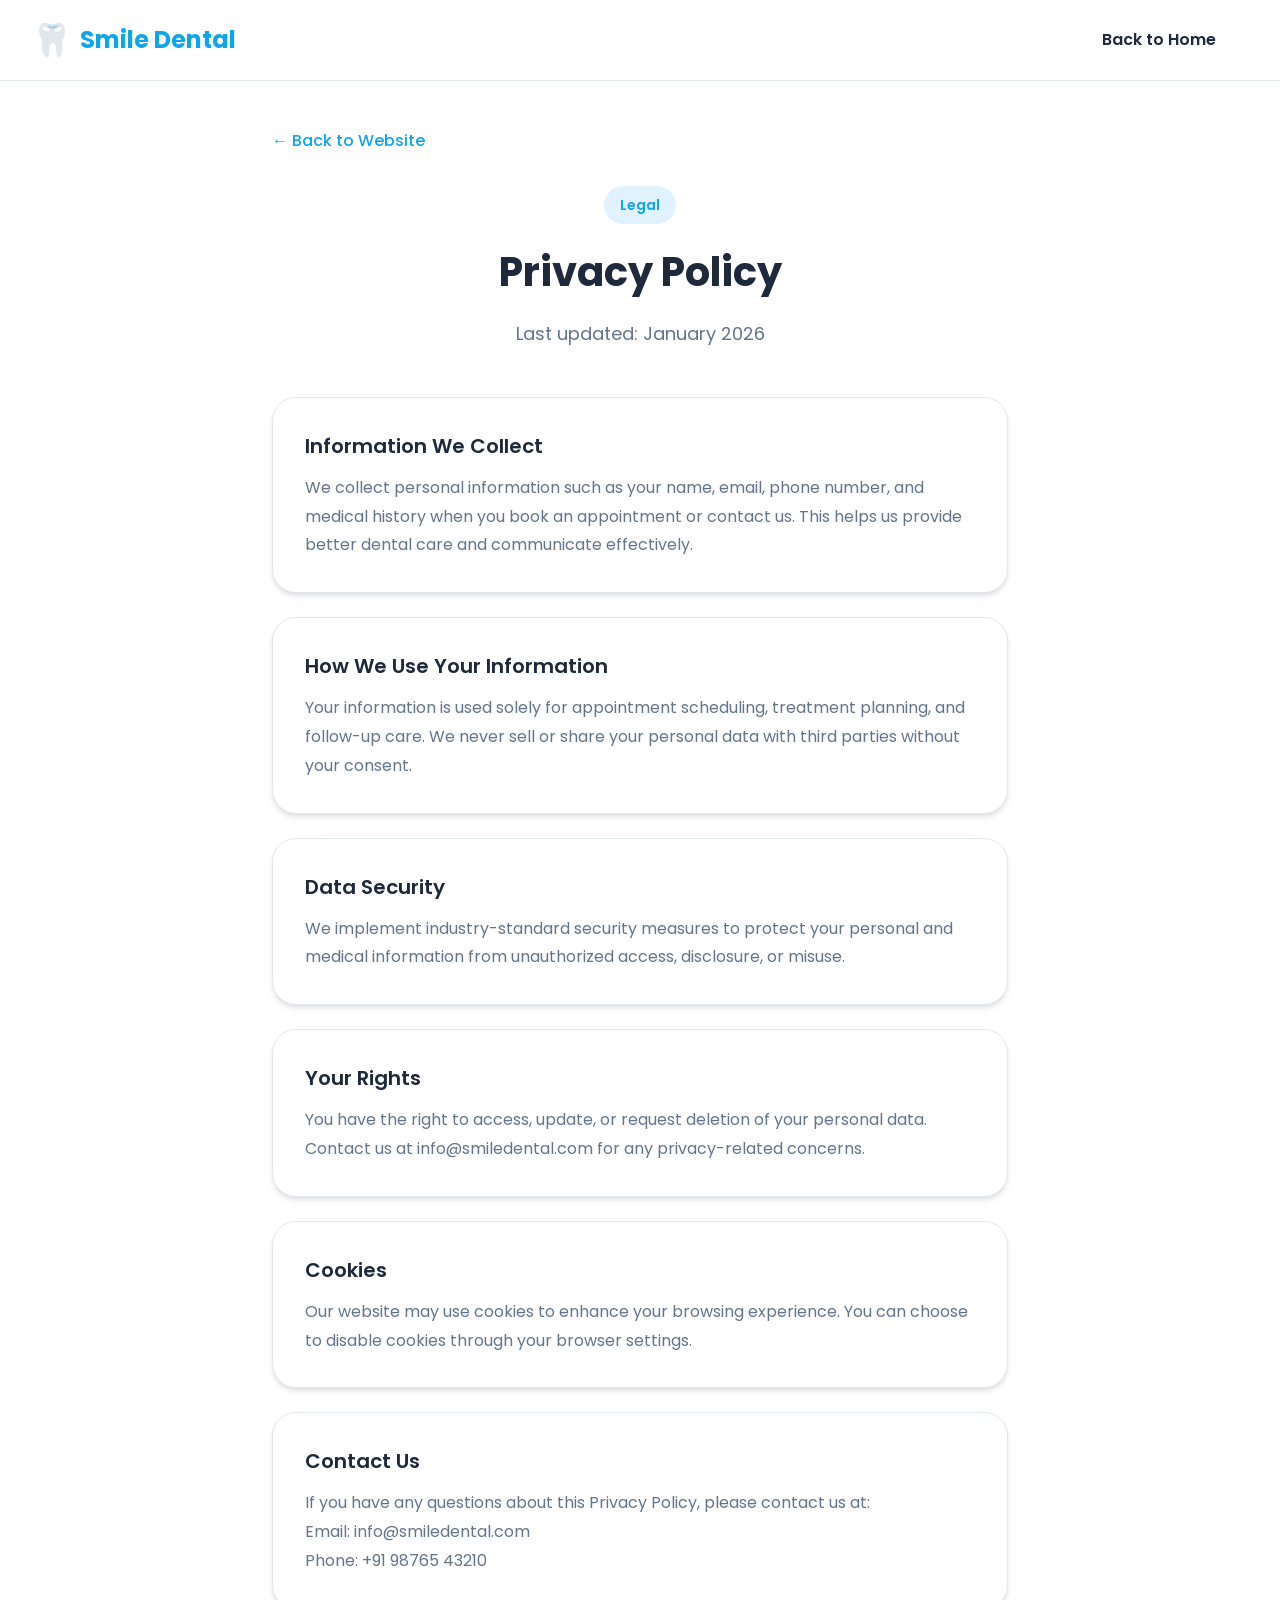
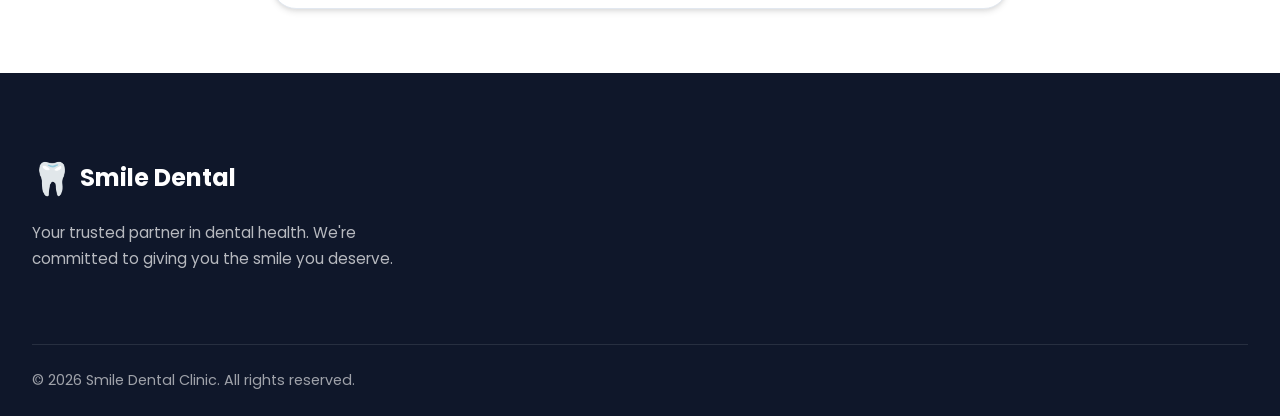
<file: privacy-policy.html>
<!DOCTYPE html>
<html lang="en">
<head>
    <meta charset="UTF-8">
    <meta name="viewport" content="width=device-width, initial-scale=1.0">
    <title>Privacy Policy - Smile Dental Clinic</title>
    <link rel="icon" type="image/svg+xml" href="data:image/svg+xml,%3Csvg xmlns='http://www.w3.org/2000/svg' viewBox='0 0 100 100'%3E%3Ctext y='.9em' font-size='90'%3E🦷%3C/text%3E%3C/svg%3E">
    <link rel="stylesheet" href="styles.css">
    <link href="https://fonts.googleapis.com/css2?family=Poppins:wght@300;400;500;600;700&display=swap" rel="stylesheet">
    <style>
        .policy-page-content {
            max-width: 800px;
            margin: 0 auto;
            padding: 8rem 2rem 4rem;
        }
        .policy-page-header {
            text-align: center;
            margin-bottom: 3rem;
        }
        .policy-page-header h1 {
            font-size: 2.5rem;
            font-weight: 700;
            margin-bottom: 1rem;
            color: var(--text-color);
        }
        .policy-page-header p {
            font-size: 1.125rem;
            color: var(--text-light);
        }
        .back-link {
            display: inline-flex;
            align-items: center;
            gap: 0.5rem;
            color: var(--primary-color);
            font-weight: 500;
            margin-bottom: 2rem;
            text-decoration: none;
            transition: var(--transition);
        }
        .back-link:hover {
            color: var(--primary-dark);
            gap: 0.75rem;
        }
        @media (max-width: 768px) {
            .policy-page-content {
                padding: 7rem 1.5rem 3rem;
            }
            .policy-page-header h1 {
                font-size: 2rem;
            }
            .nav-book {
                display: inline-flex !important;
            }
            .header {
                padding: 0.75rem 0;
            }
            .nav-logo {
                font-size: 1.25rem;
            }
            .nav-book {
                padding: 0.6rem 1.2rem;
                font-size: 0.85rem;
            }
        }
        @media (max-width: 480px) {
            .policy-page-content {
                padding: 6rem 1rem 2rem;
            }
            .policy-page-header h1 {
                font-size: 1.75rem;
            }
            .policy-page-header p {
                font-size: 0.95rem;
            }
            .policy-block {
                padding: 1.25rem;
            }
            .policy-block h3 {
                font-size: 1.1rem;
            }
            .policy-block p {
                font-size: 0.95rem;
            }
        }
    </style>
</head>
<body>
    <header class="header" id="header">
        <nav class="nav container">
            <a href="index.html" class="nav-logo">
                <span class="logo-icon">🦷</span>
                <span class="logo-text">Smile Dental</span>
            </a>
            <a href="index.html" class="nav-book button">Back to Home</a>
        </nav>
    </header>

    <main>
        <div class="policy-page-content">
            <a href="index.html" class="back-link">← Back to Website</a>
            
            <div class="policy-page-header">
                <span class="section-badge">Legal</span>
                <h1>Privacy Policy</h1>
                <p>Last updated: January 2026</p>
            </div>

            <div class="policy-content">
                <div class="policy-block">
                    <h3>Information We Collect</h3>
                    <p>We collect personal information such as your name, email, phone number, and medical history when you book an appointment or contact us. This helps us provide better dental care and communicate effectively.</p>
                </div>
                <div class="policy-block">
                    <h3>How We Use Your Information</h3>
                    <p>Your information is used solely for appointment scheduling, treatment planning, and follow-up care. We never sell or share your personal data with third parties without your consent.</p>
                </div>
                <div class="policy-block">
                    <h3>Data Security</h3>
                    <p>We implement industry-standard security measures to protect your personal and medical information from unauthorized access, disclosure, or misuse.</p>
                </div>
                <div class="policy-block">
                    <h3>Your Rights</h3>
                    <p>You have the right to access, update, or request deletion of your personal data. Contact us at info@smiledental.com for any privacy-related concerns.</p>
                </div>
                <div class="policy-block">
                    <h3>Cookies</h3>
                    <p>Our website may use cookies to enhance your browsing experience. You can choose to disable cookies through your browser settings.</p>
                </div>
                <div class="policy-block">
                    <h3>Contact Us</h3>
                    <p>If you have any questions about this Privacy Policy, please contact us at:</p>
                    <p>Email: info@smiledental.com<br>Phone: +91 98765 43210</p>
                </div>
            </div>
        </div>
    </main>

    <footer class="footer">
        <div class="container">
            <div class="footer-content">
                <div class="footer-brand">
                    <a href="index.html" class="footer-logo">
                        <span class="logo-icon">🦷</span>
                        <span class="logo-text">Smile Dental</span>
                    </a>
                    <p class="footer-description">
                        Your trusted partner in dental health. We're committed to giving you the smile you deserve.
                    </p>
                </div>
            </div>
            <div class="footer-bottom">
                <p>&copy; 2026 Smile Dental Clinic. All rights reserved.</p>
            </div>
        </div>
    </footer>
</body>
</html>
</file>
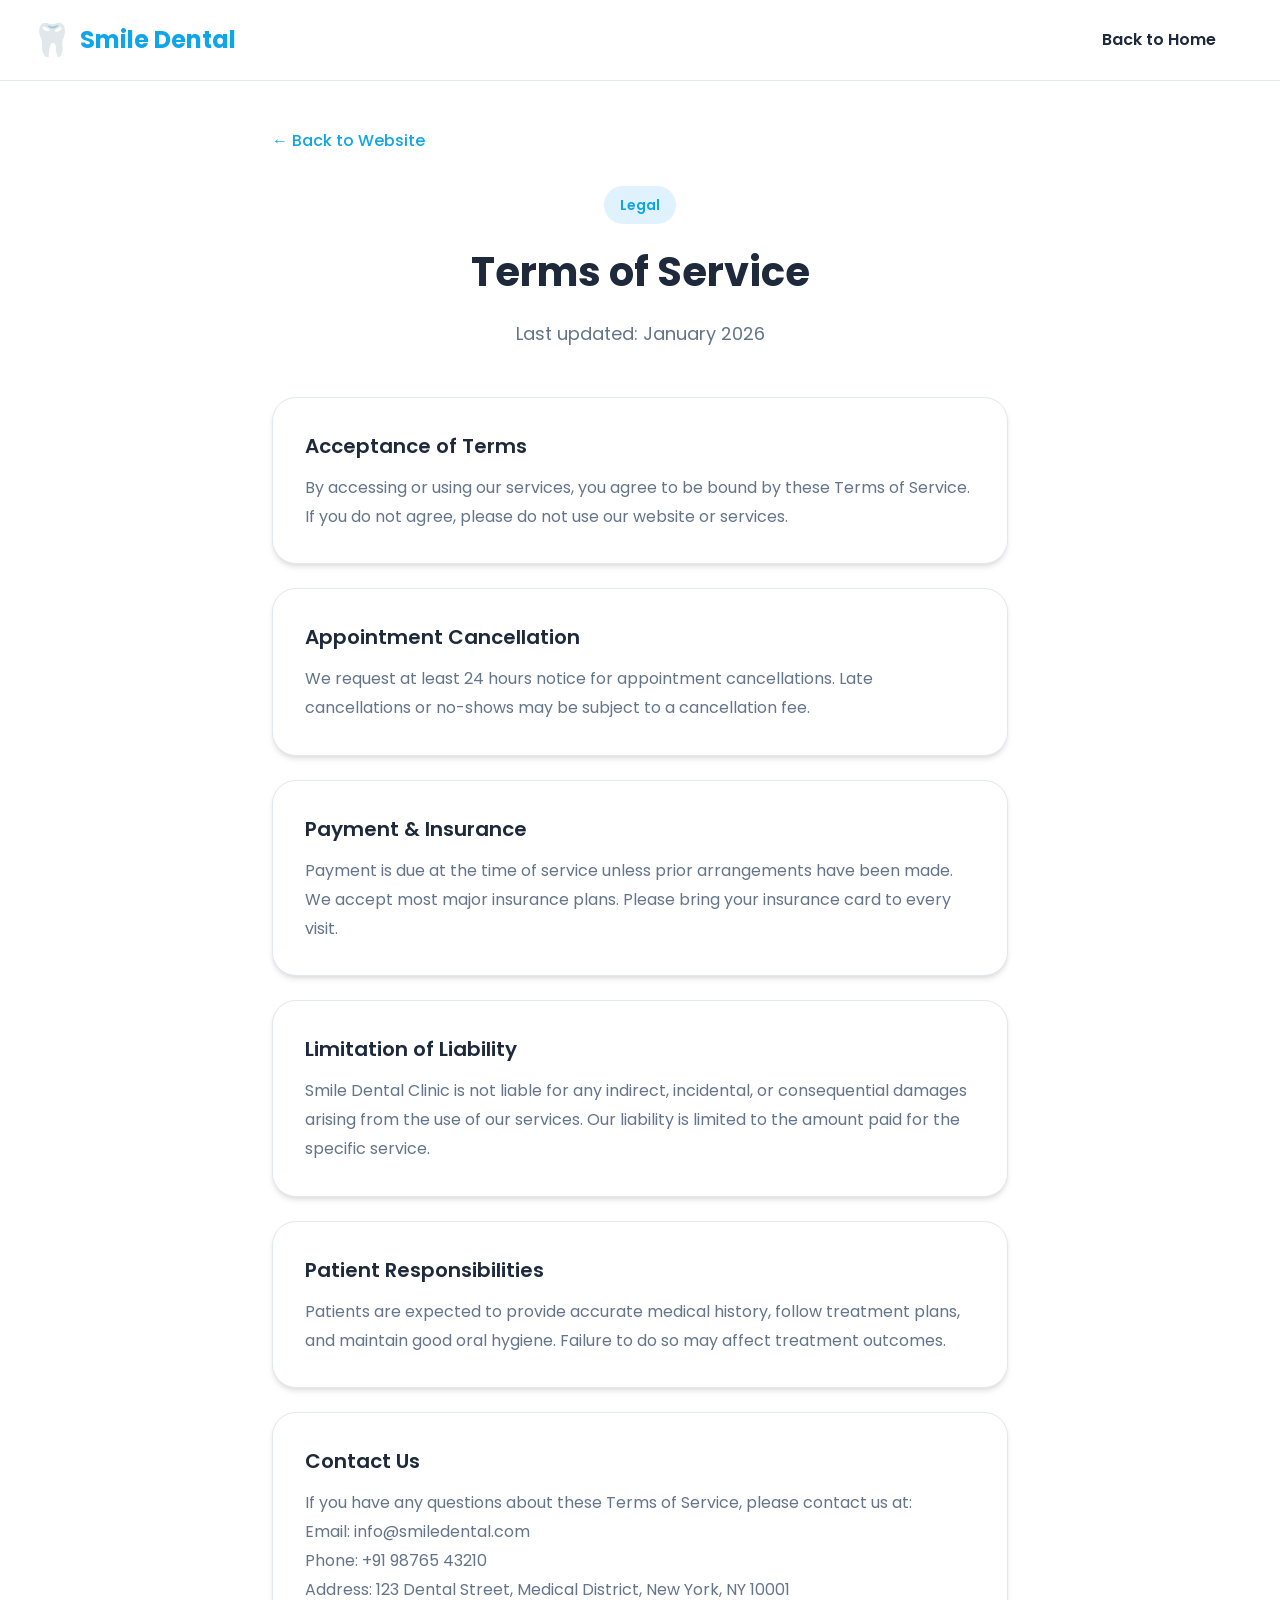
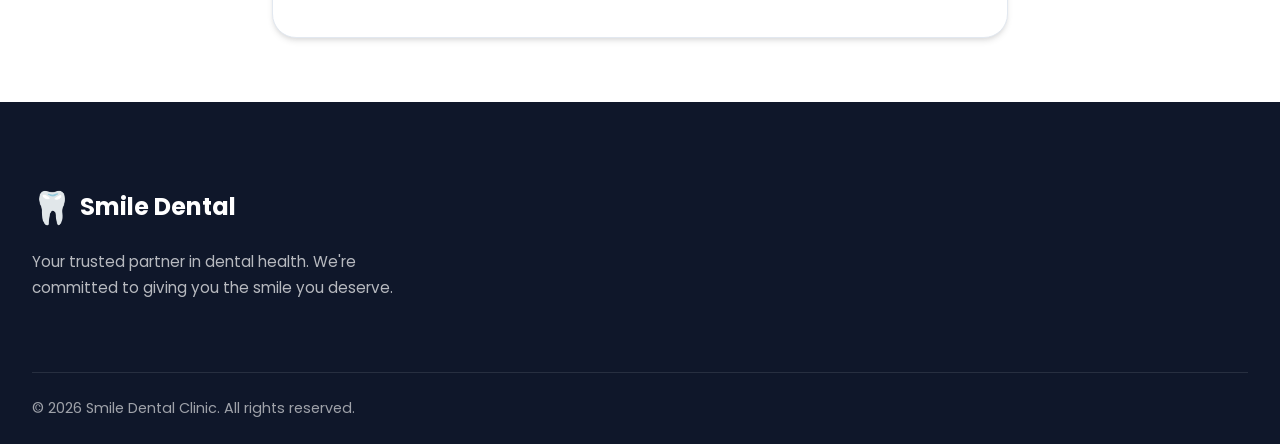
<file: terms-of-service.html>
<!DOCTYPE html>
<html lang="en">
<head>
    <meta charset="UTF-8">
    <meta name="viewport" content="width=device-width, initial-scale=1.0">
    <title>Terms of Service - Smile Dental Clinic</title>
    <link rel="icon" type="image/svg+xml" href="data:image/svg+xml,%3Csvg xmlns='http://www.w3.org/2000/svg' viewBox='0 0 100 100'%3E%3Ctext y='.9em' font-size='90'%3E🦷%3C/text%3E%3C/svg%3E">
    <link rel="stylesheet" href="styles.css">
    <link href="https://fonts.googleapis.com/css2?family=Poppins:wght@300;400;500;600;700&display=swap" rel="stylesheet">
    <style>
        .policy-page-content {
            max-width: 800px;
            margin: 0 auto;
            padding: 8rem 2rem 4rem;
        }
        .policy-page-header {
            text-align: center;
            margin-bottom: 3rem;
        }
        .policy-page-header h1 {
            font-size: 2.5rem;
            font-weight: 700;
            margin-bottom: 1rem;
            color: var(--text-color);
        }
        .policy-page-header p {
            font-size: 1.125rem;
            color: var(--text-light);
        }
        .back-link {
            display: inline-flex;
            align-items: center;
            gap: 0.5rem;
            color: var(--primary-color);
            font-weight: 500;
            margin-bottom: 2rem;
            text-decoration: none;
            transition: var(--transition);
        }
        .back-link:hover {
            color: var(--primary-dark);
            gap: 0.75rem;
        }
        @media (max-width: 768px) {
            .policy-page-content {
                padding: 7rem 1.5rem 3rem;
            }
            .policy-page-header h1 {
                font-size: 2rem;
            }
            .nav-book {
                display: inline-flex !important;
            }
            .header {
                padding: 0.75rem 0;
            }
            .nav-logo {
                font-size: 1.25rem;
            }
            .nav-book {
                padding: 0.6rem 1.2rem;
                font-size: 0.85rem;
            }
        }
        @media (max-width: 480px) {
            .policy-page-content {
                padding: 6rem 1rem 2rem;
            }
            .policy-page-header h1 {
                font-size: 1.75rem;
            }
            .policy-page-header p {
                font-size: 0.95rem;
            }
            .policy-block {
                padding: 1.25rem;
            }
            .policy-block h3 {
                font-size: 1.1rem;
            }
            .policy-block p {
                font-size: 0.95rem;
            }
        }
    </style>
</head>
<body>
    <header class="header" id="header">
        <nav class="nav container">
            <a href="index.html" class="nav-logo">
                <span class="logo-icon">🦷</span>
                <span class="logo-text">Smile Dental</span>
            </a>
            <a href="index.html" class="nav-book button">Back to Home</a>
        </nav>
    </header>

    <main>
        <div class="policy-page-content">
            <a href="index.html" class="back-link">← Back to Website</a>
            
            <div class="policy-page-header">
                <span class="section-badge">Legal</span>
                <h1>Terms of Service</h1>
                <p>Last updated: January 2026</p>
            </div>

            <div class="policy-content">
                <div class="policy-block">
                    <h3>Acceptance of Terms</h3>
                    <p>By accessing or using our services, you agree to be bound by these Terms of Service. If you do not agree, please do not use our website or services.</p>
                </div>
                <div class="policy-block">
                    <h3>Appointment Cancellation</h3>
                    <p>We request at least 24 hours notice for appointment cancellations. Late cancellations or no-shows may be subject to a cancellation fee.</p>
                </div>
                <div class="policy-block">
                    <h3>Payment & Insurance</h3>
                    <p>Payment is due at the time of service unless prior arrangements have been made. We accept most major insurance plans. Please bring your insurance card to every visit.</p>
                </div>
                <div class="policy-block">
                    <h3>Limitation of Liability</h3>
                    <p>Smile Dental Clinic is not liable for any indirect, incidental, or consequential damages arising from the use of our services. Our liability is limited to the amount paid for the specific service.</p>
                </div>
                <div class="policy-block">
                    <h3>Patient Responsibilities</h3>
                    <p>Patients are expected to provide accurate medical history, follow treatment plans, and maintain good oral hygiene. Failure to do so may affect treatment outcomes.</p>
                </div>
                <div class="policy-block">
                    <h3>Contact Us</h3>
                    <p>If you have any questions about these Terms of Service, please contact us at:</p>
                    <p>Email: info@smiledental.com<br>Phone: +91 98765 43210<br>Address: 123 Dental Street, Medical District, New York, NY 10001</p>
                </div>
            </div>
        </div>
    </main>

    <footer class="footer">
        <div class="container">
            <div class="footer-content">
                <div class="footer-brand">
                    <a href="index.html" class="footer-logo">
                        <span class="logo-icon">🦷</span>
                        <span class="logo-text">Smile Dental</span>
                    </a>
                    <p class="footer-description">
                        Your trusted partner in dental health. We're committed to giving you the smile you deserve.
                    </p>
                </div>
            </div>
            <div class="footer-bottom">
                <p>&copy; 2026 Smile Dental Clinic. All rights reserved.</p>
            </div>
        </div>
    </footer>
</body>
</html>
</file>
<file: styles.css>
/* ===== CSS Variables ===== */
:root {
    --primary-color: #0ea5e9;
    --primary-dark: #0284c7;
    --primary-light: #e0f2fe;
    --secondary-color: #06b6d4;
    --accent-color: #14b8a6;
    --text-color: #1e293b;
    --text-light: #64748b;
    --bg-color: #ffffff;
    --bg-light: #f8fafc;
    --bg-dark: #0f172a;
    --white: #ffffff;
    --border-color: #e2e8f0;
    --shadow: 0 4px 6px -1px rgba(0, 0, 0, 0.1), 0 2px 4px -1px rgba(0, 0, 0, 0.06);
    --shadow-lg: 0 20px 25px -5px rgba(0, 0, 0, 0.1), 0 10px 10px -5px rgba(0, 0, 0, 0.04);
    --shadow-xl: 0 25px 50px -12px rgba(0, 0, 0, 0.25);
    --radius: 1rem;
    --radius-lg: 1.5rem;
    --transition: all 0.3s ease;
}

/* ===== Reset & Base ===== */
*, *::before, *::after {
    margin: 0;
    padding: 0;
    box-sizing: border-box;
}

html {
    scroll-behavior: smooth;
    scroll-padding-top: 5rem;
}

body {
    font-family: 'Poppins', sans-serif;
    color: var(--text-color);
    background-color: var(--bg-color);
    line-height: 1.6;
    overflow-x: hidden;
}

img {
    max-width: 100%;
    height: auto;
    display: block;
}

a {
    text-decoration: none;
    color: inherit;
    transition: var(--transition);
}

ul {
    list-style: none;
}

.container {
    max-width: 1280px;
    margin: 0 auto;
    padding: 0 2rem;
}

.button {
    display: inline-flex;
    align-items: center;
    justify-content: center;
    padding: 0.875rem 2rem;
    font-size: 1rem;
    font-weight: 600;
    border-radius: var(--radius);
    border: none;
    cursor: pointer;
    transition: var(--transition);
    font-family: inherit;
    text-align: center;
    min-height: 48px;
    min-width: 48px;
    -webkit-tap-highlight-color: transparent;
    touch-action: manipulation;
}

.button-primary {
    background: linear-gradient(135deg, var(--primary-color), var(--secondary-color));
    color: var(--white);
    box-shadow: 0 4px 15px rgba(14, 165, 233, 0.4);
}

.button-primary:hover {
    transform: translateY(-2px);
    box-shadow: 0 8px 25px rgba(14, 165, 233, 0.5);
}

.button-primary:active {
    transform: translateY(0);
    box-shadow: 0 2px 10px rgba(14, 165, 233, 0.3);
}

.button-secondary {
    background: var(--white);
    color: var(--primary-color);
    border: 2px solid var(--primary-color);
}

.button-secondary:hover {
    background: var(--primary-light);
    transform: translateY(-2px);
}

.button-secondary:active {
    transform: translateY(0);
    background: var(--primary-light);
}

.button-full {
    width: 100%;
}

/* ===== Header & Navigation ===== */
.header {
    position: fixed;
    top: 0;
    left: 0;
    right: 0;
    z-index: 1000;
    background: rgba(255, 255, 255, 0.95);
    backdrop-filter: blur(10px);
    border-bottom: 1px solid var(--border-color);
    transition: var(--transition);
}

.nav {
    display: flex;
    align-items: center;
    justify-content: space-between;
    height: 5rem;
}

.nav-logo {
    display: flex;
    align-items: center;
    gap: 0.5rem;
    font-size: 1.5rem;
    font-weight: 700;
    color: var(--primary-color);
}

.logo-icon {
    font-size: 2rem;
}

.nav-list {
    display: flex;
    gap: 1.75rem;
    align-items: center;
}

.nav-item {
    white-space: nowrap;
}

.nav-link {
    font-weight: 500;
    color: var(--text-color);
    position: relative;
    padding: 0.5rem 0;
    white-space: nowrap;
    font-size: 0.95rem;
}

@media (max-width: 1200px) {
    .nav-list {
        gap: 1.5rem;
    }
    
    .nav-link {
        font-size: 0.9rem;
    }
}

.nav-link::after {
    content: '';
    position: absolute;
    bottom: 0;
    left: 0;
    width: 0;
    height: 2px;
    background: linear-gradient(135deg, var(--primary-color), var(--secondary-color));
    transition: var(--transition);
}

.nav-link:hover::after,
.nav-link.active::after {
    width: 100%;
}

.nav-link:hover,
.nav-link.active {
    color: var(--primary-color);
}

.nav-book {
    display: block;
    margin-left: 1.5rem;
}

.header-cta {
    display: inline-flex;
    align-items: center;
    gap: 0.5rem;
    padding: 0.75rem 1.75rem;
    font-size: 0.95rem;
    font-weight: 600;
    background: linear-gradient(135deg, #0ea5e9, #06b6d4);
    color: var(--white);
    border-radius: 50px;
    box-shadow: 0 4px 15px rgba(14, 165, 233, 0.35);
    transition: var(--transition);
    white-space: nowrap;
    border: none;
    cursor: pointer;
    text-decoration: none;
}

.header-cta:hover {
    transform: translateY(-2px);
    box-shadow: 0 8px 25px rgba(14, 165, 233, 0.5);
    color: var(--white);
}

.header-cta:active {
    transform: translateY(0);
    box-shadow: 0 2px 10px rgba(14, 165, 233, 0.3);
}

.header-cta svg {
    flex-shrink: 0;
}

@media (max-width: 1024px) {
    .header-cta {
        padding: 0.7rem 1.5rem;
        font-size: 0.9rem;
    }
    
    .nav-book {
        margin-left: 1.25rem;
    }
}

@media (max-width: 768px) {
    .header-cta {
        display: none;
    }
}

.nav-book-mobile {
    display: none;
}

.nav-toggle,
.nav-close {
    display: none;
    background: none;
    border: none;
    color: var(--text-color);
    cursor: pointer;
}

/* ===== Hero Section ===== */
.hero {
    position: relative;
    min-height: calc(100vh - 5rem);
    display: flex;
    align-items: center;
    background: linear-gradient(135deg, #f0f9ff 0%, #e0f2fe 50%, #f0fdfa 100%);
    overflow: hidden;
}

.hero-bg-shapes {
    position: absolute;
    inset: 0;
    pointer-events: none;
}

.shape {
    position: absolute;
    border-radius: 50%;
    opacity: 0.1;
    animation: float 6s ease-in-out infinite;
}

.shape-1 {
    width: clamp(200px, 20vw, 300px);
    height: clamp(200px, 20vw, 300px);
    background: var(--primary-color);
    top: 10%;
    right: 5%;
    animation-delay: 0s;
}

.shape-2 {
    width: clamp(150px, 15vw, 200px);
    height: clamp(150px, 15vw, 200px);
    background: var(--secondary-color);
    bottom: 20%;
    left: 5%;
    animation-delay: 2s;
}

.shape-3 {
    width: clamp(100px, 10vw, 150px);
    height: clamp(100px, 10vw, 150px);
    background: var(--accent-color);
    top: 50%;
    right: 40%;
    animation-delay: 4s;
}

@keyframes float {
    0%, 100% { transform: translateY(0) rotate(0deg); }
    50% { transform: translateY(-20px) rotate(5deg); }
}

.hero .container {
    display: grid;
    grid-template-columns: 1fr 1fr;
    gap: clamp(2rem, 5vw, 4rem);
    align-items: center;
    min-height: calc(100vh - 5rem);
    padding-top: 5rem;
    padding-bottom: 1rem;
}

.hero-content {
    position: relative;
    z-index: 1;
}

.hero-badge {
    display: inline-block;
    padding: 0.5rem 1rem;
    background: var(--white);
    border-radius: 50px;
    font-size: 0.875rem;
    font-weight: 500;
    color: var(--primary-color);
    box-shadow: var(--shadow);
    margin-bottom: 1.5rem;
    position: relative;
    z-index: 2;
}

.hero-title {
    font-size: clamp(2rem, 6vw, 3.5rem);
    font-weight: 700;
    line-height: 1.2;
    margin-bottom: 1.5rem;
    color: var(--text-color);
}

.gradient-text {
    background: linear-gradient(135deg, var(--primary-color), var(--secondary-color));
    -webkit-background-clip: text;
    -webkit-text-fill-color: transparent;
    background-clip: text;
}

.hero-description {
    font-size: clamp(1rem, 2vw, 1.125rem);
    color: var(--text-light);
    margin-bottom: 2rem;
    max-width: 500px;
    line-height: 1.7;
}

.hero-buttons {
    display: flex;
    gap: 1rem;
    margin-bottom: 2.5rem;
}

.hero-stats {
    display: flex;
    gap: 2.5rem;
}

.stat {
    display: flex;
    flex-direction: column;
}

.stat-number {
    font-size: clamp(1.5rem, 3vw, 2rem);
    font-weight: 700;
    color: var(--primary-color);
}

.stat-label {
    font-size: clamp(0.75rem, 1.5vw, 0.875rem);
    color: var(--text-light);
}

.hero-image {
    position: relative;
    display: flex;
    justify-content: center;
    align-items: center;
}

.hero-card {
    position: absolute;
    background: var(--white);
    padding: 1.25rem;
    border-radius: var(--radius);
    box-shadow: var(--shadow-lg);
    display: flex;
    align-items: center;
    gap: 1rem;
    z-index: 2;
    animation: slideIn 1s ease-out;
}

.hero-card-secondary {
    animation-delay: 0.3s;
}

.hero-card:first-of-type {
    top: 15%;
    left: -5%;
}

.hero-card-secondary {
    bottom: 20%;
    right: -5%;
}

.card-icon {
    font-size: 2rem;
    background: var(--primary-light);
    width: 3rem;
    height: 3rem;
    display: flex;
    align-items: center;
    justify-content: center;
    border-radius: 0.75rem;
}

.card-content h3 {
    font-size: 1rem;
    font-weight: 600;
    margin-bottom: 0.25rem;
}

.card-content p {
    font-size: 0.875rem;
    color: var(--text-light);
}

.hero-image-main {
    width: 100%;
    max-width: 450px;
    aspect-ratio: 1;
    position: relative;
    z-index: 1;
}

.image-placeholder {
    width: 100%;
    height: 100%;
    background: linear-gradient(135deg, var(--primary-color), var(--secondary-color));
    border-radius: 50%;
    display: flex;
    flex-direction: column;
    align-items: center;
    justify-content: center;
    box-shadow: var(--shadow-xl);
    animation: pulse 3s ease-in-out infinite;
}

.about-placeholder {
    border-radius: var(--radius-lg);
    background: linear-gradient(135deg, #f0f9ff, #e0f2fe);
}

.placeholder-content {
    text-align: center;
    color: var(--white);
}

.emoji-large {
    font-size: 5rem;
    display: block;
    margin-bottom: 1rem;
}

.placeholder-text {
    font-size: 1.5rem;
    font-weight: 600;
    display: block;
}

.placeholder-role {
    font-size: 1rem;
    opacity: 0.9;
    display: block;
    margin-top: 0.5rem;
}

@keyframes pulse {
    0%, 100% { transform: scale(1); }
    50% { transform: scale(1.02); }
}

@keyframes slideIn {
    from { opacity: 0; transform: translateX(20px); }
    to { opacity: 1; transform: translateX(0); }
}

/* ===== Section Styles ===== */
.section {
    padding: 6rem 0;
}

.section-header {
    text-align: center;
    max-width: 700px;
    margin: 0 auto 4rem;
}

.section-badge {
    display: inline-block;
    padding: 0.5rem 1rem;
    background: var(--primary-light);
    color: var(--primary-color);
    border-radius: 50px;
    font-size: 0.875rem;
    font-weight: 600;
    margin-bottom: 1rem;
}

.section-title {
    font-size: 2.5rem;
    font-weight: 700;
    margin-bottom: 1rem;
    color: var(--text-color);
}

.section-description {
    font-size: 1.125rem;
    color: var(--text-light);
}

/* ===== Services Section ===== */
.services {
    background: var(--bg-light);
}

.services-grid {
    display: grid;
    grid-template-columns: repeat(auto-fit, minmax(300px, 1fr));
    gap: 2rem;
}

.service-card {
    background: var(--white);
    padding: 2.5rem;
    border-radius: var(--radius-lg);
    box-shadow: var(--shadow);
    transition: var(--transition);
    border: 1px solid var(--border-color);
    scroll-margin-top: 6rem;
}

.service-card:hover {
    transform: translateY(-8px);
    box-shadow: var(--shadow-lg);
    border-color: var(--primary-color);
}

.service-icon {
    font-size: 3rem;
    margin-bottom: 1.5rem;
    width: 4rem;
    height: 4rem;
    display: flex;
    align-items: center;
    justify-content: center;
    background: var(--primary-light);
    border-radius: 1rem;
}

.service-title {
    font-size: 1.25rem;
    font-weight: 600;
    margin-bottom: 0.75rem;
    color: var(--text-color);
}

.service-description {
    font-size: 0.95rem;
    color: var(--text-light);
    margin-bottom: 1.5rem;
    line-height: 1.7;
}

.service-link {
    color: var(--primary-color);
    font-weight: 600;
    font-size: 0.95rem;
    display: inline-flex;
    align-items: center;
    gap: 0.5rem;
}

.service-link:hover {
    color: var(--primary-dark);
    gap: 1rem;
}

/* ===== About Section ===== */
.about-content {
    display: grid;
    grid-template-columns: 1fr 1fr;
    gap: 4rem;
    align-items: center;
}

.about-description {
    font-size: 1.125rem;
    color: var(--text-light);
    margin-bottom: 2rem;
    line-height: 1.8;
}

.about-features {
    margin-bottom: 2rem;
}

.feature-item {
    display: flex;
    align-items: center;
    gap: 1rem;
    padding: 0.75rem 0;
}

.feature-icon {
    display: flex;
    align-items: center;
    justify-content: center;
    width: 2rem;
    height: 2rem;
    background: var(--primary-light);
    color: var(--primary-color);
    border-radius: 50%;
    font-weight: 700;
    font-size: 0.875rem;
    flex-shrink: 0;
}

.about-image-card {
    background: var(--white);
    border-radius: var(--radius-lg);
    overflow: hidden;
    box-shadow: var(--shadow-lg);
}

.about-placeholder {
    width: 100%;
    aspect-ratio: 3/4;
    max-height: 500px;
    display: flex;
    flex-direction: column;
    align-items: center;
    justify-content: center;
    gap: 0.5rem;
}

.about-img {
    width: 100%;
    height: 100%;
    object-fit: cover;
    object-position: top center;
    display: block;
    aspect-ratio: 3/4;
    max-height: 500px;
}

/* ===== Testimonials Section ===== */
.testimonials {
    background: var(--bg-light);
}

.testimonials-grid {
    display: grid;
    grid-template-columns: repeat(auto-fit, minmax(300px, 1fr));
    gap: 2rem;
}

.testimonial-card {
    background: var(--white);
    padding: 2.5rem;
    border-radius: var(--radius-lg);
    box-shadow: var(--shadow);
    border: 1px solid var(--border-color);
    transition: var(--transition);
}

.testimonial-card:hover {
    transform: translateY(-8px);
    box-shadow: var(--shadow-lg);
}

.testimonial-stars {
    font-size: 1.25rem;
    margin-bottom: 1rem;
}

.testimonial-text {
    font-size: 1.05rem;
    color: var(--text-light);
    line-height: 1.8;
    margin-bottom: 2rem;
    font-style: italic;
}

.testimonial-author {
    display: flex;
    align-items: center;
    gap: 1rem;
}

.author-avatar {
    width: 3rem;
    height: 3rem;
    border-radius: 50%;
    background: linear-gradient(135deg, var(--primary-color), var(--secondary-color));
    color: var(--white);
    display: flex;
    align-items: center;
    justify-content: center;
    font-weight: 600;
    font-size: 0.875rem;
}

.author-info h4 {
    font-size: 1rem;
    font-weight: 600;
    color: var(--text-color);
    margin-bottom: 0.25rem;
}

.author-info span {
    font-size: 0.875rem;
    color: var(--text-light);
}

/* ===== Contact Section ===== */
.contact-content {
    display: grid;
    grid-template-columns: 1fr 1fr;
    gap: 4rem;
    align-items: start;
}

.contact-description {
    font-size: 1.125rem;
    color: var(--text-light);
    margin-bottom: 2rem;
    line-height: 1.8;
}

.contact-details {
    display: flex;
    flex-direction: column;
    gap: 1.5rem;
}

.contact-item {
    display: flex;
    gap: 1rem;
    align-items: flex-start;
}

.contact-icon {
    font-size: 1.5rem;
    background: var(--primary-light);
    width: 3rem;
    height: 3rem;
    display: flex;
    align-items: center;
    justify-content: center;
    border-radius: 0.75rem;
    flex-shrink: 0;
}

.contact-item h4 {
    font-size: 1rem;
    font-weight: 600;
    margin-bottom: 0.25rem;
    color: var(--text-color);
}

.contact-item p {
    font-size: 0.95rem;
    color: var(--text-light);
}

.contact-link {
    color: var(--primary-color);
    font-weight: 500;
    text-decoration: none;
    transition: var(--transition);
}

.contact-link:hover {
    color: var(--primary-dark);
    text-decoration: underline;
}

.contact-form-container {
    background: var(--white);
    padding: 2.5rem;
    border-radius: var(--radius-lg);
    box-shadow: var(--shadow-lg);
    border: 1px solid var(--border-color);
}

.form-title {
    font-size: 1.5rem;
    font-weight: 600;
    margin-bottom: 1.5rem;
    color: var(--text-color);
}

.form-group {
    margin-bottom: 1.25rem;
}

.form-group label {
    display: block;
    font-size: 0.875rem;
    font-weight: 500;
    margin-bottom: 0.5rem;
    color: var(--text-color);
}

.form-group input,
.form-group select,
.form-group textarea {
    width: 100%;
    padding: 0.875rem 1rem;
    border: 1px solid var(--border-color);
    border-radius: var(--radius);
    font-family: inherit;
    font-size: 1rem;
    color: var(--text-color);
    background: var(--bg-light);
    transition: var(--transition);
}

.form-group input:focus,
.form-group select:focus,
.form-group textarea:focus {
    outline: none;
    border-color: var(--primary-color);
    background: var(--white);
    box-shadow: 0 0 0 3px rgba(14, 165, 233, 0.1);
}

.form-group textarea {
    resize: vertical;
    min-height: 100px;
}

/* ===== Footer ===== */
.footer {
    background: var(--bg-dark);
    color: var(--white);
    padding: 5rem 0 0;
}

.footer-content {
    display: grid;
    grid-template-columns: 2fr 1fr 1fr 1.5fr;
    gap: 3rem;
    padding-bottom: 3rem;
    border-bottom: 1px solid rgba(255, 255, 255, 0.1);
}

.footer-logo {
    display: flex;
    align-items: center;
    gap: 0.5rem;
    font-size: 1.5rem;
    font-weight: 700;
    color: var(--white);
    margin-bottom: 1rem;
}

.footer-description {
    color: rgba(255, 255, 255, 0.7);
    margin-bottom: 1.5rem;
    font-size: 0.95rem;
    line-height: 1.7;
}

.footer-social {
    display: flex;
    gap: 1rem;
}

.social-link {
    width: 2.5rem;
    height: 2.5rem;
    background: rgba(255, 255, 255, 0.1);
    border-radius: 50%;
    display: flex;
    align-items: center;
    justify-content: center;
    font-size: 1.25rem;
    transition: var(--transition);
}

.social-link:hover {
    background: var(--primary-color);
    transform: translateY(-2px);
}

.footer-links h4,
.footer-newsletter h4 {
    font-size: 1.125rem;
    font-weight: 600;
    margin-bottom: 1.25rem;
    color: var(--white);
}

.footer-links ul {
    display: flex;
    flex-direction: column;
    gap: 0.75rem;
}

.footer-links a {
    color: rgba(255, 255, 255, 0.7);
    font-size: 0.95rem;
    transition: var(--transition);
}

.footer-links a:hover {
    color: var(--white);
    padding-left: 0.5rem;
}

.newsletter-form {
    display: flex;
    flex-direction: column;
    gap: 0.75rem;
}

.newsletter-form input {
    padding: 0.875rem 1rem;
    border: 1px solid rgba(255, 255, 255, 0.2);
    border-radius: var(--radius);
    background: rgba(255, 255, 255, 0.1);
    color: var(--white);
    font-family: inherit;
    font-size: 1rem;
}

.newsletter-form input::placeholder {
    color: rgba(255, 255, 255, 0.5);
}

.newsletter-form input:focus {
    outline: none;
    border-color: var(--primary-color);
    background: rgba(255, 255, 255, 0.15);
}

.newsletter-form .button {
    width: 100%;
}

.footer-newsletter p {
    color: rgba(255, 255, 255, 0.7);
    font-size: 0.95rem;
    margin-bottom: 1rem;
}

.footer-bottom {
    display: flex;
    justify-content: space-between;
    align-items: center;
    padding: 1.5rem 0;
    color: rgba(255, 255, 255, 0.6);
    font-size: 0.9rem;
}

.footer-bottom-links {
    display: flex;
    gap: 1.5rem;
}

.footer-bottom-links a {
    color: rgba(255, 255, 255, 0.6);
    font-size: 0.9rem;
}

.footer-bottom-links a:hover {
    color: var(--white);
}

/* ===== Scroll Animation Classes ===== */
.fade-in {
    opacity: 0;
    transform: translateY(30px);
    transition: opacity 0.6s ease, transform 0.6s ease;
}

.fade-in.visible {
    opacity: 1;
    transform: translateY(0);
}

/* ===== Responsive Design ===== */
@media (max-width: 1024px) {
    .hero .container {
        grid-template-columns: 1fr;
        gap: clamp(2rem, 5vw, 3rem);
        text-align: center;
        min-height: auto;
        padding-top: 5rem;
        padding-bottom: 3rem;
    }
    
    .hero-description {
        max-width: 600px;
        margin-left: auto;
        margin-right: auto;
    }
    
    .hero-buttons {
        justify-content: center;
    }
    
    .hero-stats {
        justify-content: center;
    }
    
    .hero-image {
        order: -1;
    }
    
    .hero-image-main {
        max-width: 300px;
    }
    
    .hero-card:first-of-type {
        left: 5%;
        top: 5%;
    }
    
    .hero-card-secondary {
        right: 5%;
        bottom: 5%;
    }
    
    .about-content {
        grid-template-columns: 1fr;
        gap: 3rem;
    }
    
    .about-text {
        text-align: center;
    }
    
    .about-features {
        max-width: 500px;
        margin-left: auto;
        margin-right: auto;
        text-align: left;
    }
    
    .contact-content {
        grid-template-columns: 1fr;
        gap: 3rem;
    }
    
    .footer-content {
        grid-template-columns: 1fr 1fr;
    }
}

@media (max-width: 768px) {
    .container {
        padding: 0 1.5rem;
    }
    
    .nav-menu {
        position: fixed;
        top: 0;
        right: -100%;
        width: 80%;
        max-width: 400px;
        height: 100vh;
        background: var(--white);
        box-shadow: var(--shadow-xl);
        padding: 6rem 2rem 2rem;
        transition: var(--transition);
        z-index: 100;
    }
    
    .nav-menu.show {
        right: 0;
    }
    
    .nav-list {
        flex-direction: column;
        gap: 1.5rem;
    }
    
    .nav-close {
        display: block;
        position: absolute;
        top: 1.5rem;
        right: 1.5rem;
    }
    
    .nav-toggle {
        display: block;
    }
    
    .nav-book {
        display: none;
    }
    
    .nav-book-mobile {
        display: block;
        margin-top: 1rem;
        width: 100%;
    }
    
    .nav-book-mobile .nav-link {
        display: block;
        text-align: center;
        padding: 0.875rem 2rem;
        border-radius: var(--radius);
        background: linear-gradient(135deg, var(--primary-color), var(--secondary-color));
        color: var(--white) !important;
        font-weight: 600;
        text-decoration: none;
        transition: var(--transition);
    }
    
    .nav-book-mobile .nav-link:hover {
        transform: translateY(-2px);
        box-shadow: 0 4px 15px rgba(14, 165, 233, 0.4);
    }
    
    .nav-book-mobile .nav-link:active {
        transform: translateY(0);
    }
    
    .hero {
        padding: 5rem 0 3rem;
        min-height: auto;
    }
    
    .hero-title {
        font-size: 2.5rem;
    }
    
    .hero-stats {
        gap: 1.5rem;
    }
    
    .hero-card:first-of-type,
    .hero-card-secondary {
        display: none;
    }
    
    .section {
        padding: 4rem 0;
    }
    
    .section-title {
        font-size: 2rem;
    }
    
    .hero-buttons {
        flex-direction: column;
    }
    
    .footer-content {
        grid-template-columns: 1fr;
        gap: 2rem;
    }
    
    .footer-bottom {
        flex-direction: column;
        gap: 1rem;
        text-align: center;
    }
}

@media (max-width: 480px) {
    .hero-title {
        font-size: 2rem;
    }
    
    .hero-stats {
        flex-direction: column;
        gap: 1rem;
    }
    
    .services-grid,
    .testimonials-grid {
        grid-template-columns: 1fr;
    }
    
    .contact-form-container {
        padding: 1.5rem;
    }
    
    .container {
        padding: 0 1rem;
    }
    
    .section {
        padding: 3rem 0;
    }
    
    .section-title {
        font-size: 1.75rem;
    }
    
    .hero-buttons {
        flex-direction: column;
        gap: 0.75rem;
    }
    
    .button {
        width: 100%;
        justify-content: center;
    }
    
    .contact-details {
        gap: 1rem;
    }
    
    .form-group input,
    .form-group select,
    .form-group textarea {
        font-size: 16px;
        padding: 0.875rem;
    }
}

/* ===== Floating Mobile CTA ===== */
.floating-cta {
    position: fixed;
    bottom: 1.5rem;
    right: 1.5rem;
    width: 56px;
    height: 56px;
    background: linear-gradient(135deg, #10b981, #059669);
    color: var(--white);
    border-radius: 50%;
    display: flex;
    align-items: center;
    justify-content: center;
    box-shadow: 0 4px 20px rgba(16, 185, 129, 0.4);
    z-index: 999;
    transition: var(--transition);
    text-decoration: none;
    -webkit-tap-highlight-color: transparent;
}

.floating-cta:hover {
    transform: scale(1.1);
    box-shadow: 0 6px 25px rgba(16, 185, 129, 0.5);
}

.floating-cta:active {
    transform: scale(0.95);
}

@media (min-width: 769px) {
    .floating-cta {
        display: none;
    }
}

/* ===== Mobile Optimizations ===== */
@media (max-width: 768px) {
    .nav-menu {
        width: 85%;
        max-width: 320px;
    }
    
    .hero {
        padding: 7rem 0 3rem;
        min-height: auto;
    }
    
    .hero-title {
        font-size: 2.25rem;
    }
    
    .hero-description {
        font-size: 1rem;
    }
    
    .service-card {
        padding: 2rem;
        scroll-margin-top: 6rem;
    }
    
    .contact-form-container {
        padding: 2rem;
    }
    
    .testimonial-card {
        padding: 2rem;
    }
    
    .footer-content {
        grid-template-columns: 1fr;
        gap: 2rem;
    }
    
    .footer-bottom {
        flex-direction: column;
        gap: 1rem;
        text-align: center;
    }
    
    .nav-book {
        display: none;
    }
    
    .contact-content {
        grid-template-columns: 1fr;
        gap: 2rem;
    }
    
    .about-content {
        grid-template-columns: 1fr;
        gap: 2rem;
    }
    
    .about-text {
        text-align: center;
    }
    
    .about-features {
        max-width: 100%;
        text-align: left;
    }
    
    .stat-number {
        font-size: 1.5rem;
    }
    
    .stat-label {
        font-size: 0.8rem;
    }
}

@media (max-width: 480px) {
    .hero-title {
        font-size: 1.875rem;
    }
    
    .section-title {
        font-size: 1.625rem;
    }
    
    .service-card {
        padding: 1.5rem;
        scroll-margin-top: 5.5rem;
    }
    
    .contact-form-container {
        padding: 1.25rem;
    }
    
    .testimonial-card {
        padding: 1.5rem;
    }
    
    .hero-badge {
        font-size: 0.75rem;
        padding: 0.4rem 0.8rem;
    }
    
    .service-icon {
        font-size: 2.5rem;
        width: 3.5rem;
        height: 3.5rem;
    }
    
    .contact-icon {
        width: 2.5rem;
        height: 2.5rem;
        font-size: 1.25rem;
    }
}

@media (min-width: 481px) and (max-width: 768px) {
    .hero-title {
        font-size: 2.5rem;
    }
    
    .services-grid {
        grid-template-columns: repeat(auto-fit, minmax(250px, 1fr));
    }
    
    .testimonials-grid {
        grid-template-columns: repeat(auto-fit, minmax(250px, 1fr));
    }
}

/* ===== Policy Sections ===== */
.policy-section {
    background: var(--bg-light);
}

.policy-content {
    max-width: 800px;
    margin: 0 auto;
    display: flex;
    flex-direction: column;
    gap: 1.5rem;
}

.policy-block {
    background: var(--white);
    padding: 2rem;
    border-radius: var(--radius-lg);
    box-shadow: var(--shadow);
    border: 1px solid var(--border-color);
    transition: var(--transition);
}

.policy-block:hover {
    transform: translateY(-4px);
    box-shadow: var(--shadow-lg);
    border-color: var(--primary-color);
}

.policy-block h3 {
    font-size: 1.25rem;
    font-weight: 600;
    margin-bottom: 0.75rem;
    color: var(--text-color);
}

.policy-block p {
    font-size: 1rem;
    color: var(--text-light);
    line-height: 1.8;
}

@media (max-width: 768px) {
    .policy-block {
        padding: 1.5rem;
    }
    
    .policy-block h3 {
        font-size: 1.1rem;
    }
    
    .policy-block p {
        font-size: 0.95rem;
    }
}

@media (max-width: 480px) {
    .policy-block {
        padding: 1.25rem;
    }
}

/* ===== Team Section ===== */
.team {
    background: var(--bg-light);
}

.team-grid {
    display: grid;
    grid-template-columns: repeat(auto-fit, minmax(280px, 1fr));
    gap: 2.5rem;
    max-width: 1200px;
    margin: 0 auto;
}

.team-card {
    background: var(--white);
    border-radius: var(--radius-lg);
    overflow: hidden;
    box-shadow: var(--shadow);
    border: 1px solid var(--border-color);
    transition: var(--transition);
}

.team-card:hover {
    transform: translateY(-8px);
    box-shadow: var(--shadow-lg);
    border-color: var(--primary-color);
}

.team-image {
    width: 100%;
    aspect-ratio: 1;
    background: linear-gradient(135deg, var(--primary-light), #e0f2fe);
    display: flex;
    align-items: center;
    justify-content: center;
    overflow: hidden;
}

.team-img {
    width: 100%;
    height: 100%;
    object-fit: cover;
    display: block;
    transition: var(--transition);
}

.team-card:hover .team-img {
    transform: scale(1.05);
}

.team-info {
    padding: 2rem;
    text-align: center;
}

.team-name {
    font-size: 1.25rem;
    font-weight: 600;
    margin-bottom: 0.5rem;
    color: var(--text-color);
}

.team-role {
    font-size: 0.95rem;
    color: var(--primary-color);
    font-weight: 500;
    margin-bottom: 1rem;
}

.team-bio {
    font-size: 0.95rem;
    color: var(--text-light);
    line-height: 1.7;
    margin-bottom: 1.5rem;
}

.team-social {
    display: flex;
    justify-content: center;
    gap: 1rem;
}

.team-social-link {
    width: 2.5rem;
    height: 2.5rem;
    background: var(--primary-light);
    border-radius: 50%;
    display: flex;
    align-items: center;
    justify-content: center;
    font-size: 1.25rem;
    transition: var(--transition);
    text-decoration: none;
}

.team-social-link:hover {
    background: var(--primary-color);
    transform: translateY(-2px);
}

@media (max-width: 768px) {
    .team-grid {
        grid-template-columns: repeat(auto-fit, minmax(250px, 1fr));
        gap: 2rem;
    }
    
    .team-info {
        padding: 1.5rem;
    }
}

@media (max-width: 480px) {
    .team-grid {
        grid-template-columns: 1fr;
        gap: 1.5rem;
    }
    
    .team-info {
        padding: 1.5rem;
    }
    
    .team-name {
        font-size: 1.1rem;
    }
    
    .team-bio {
        font-size: 0.9rem;
    }
}
</file>
